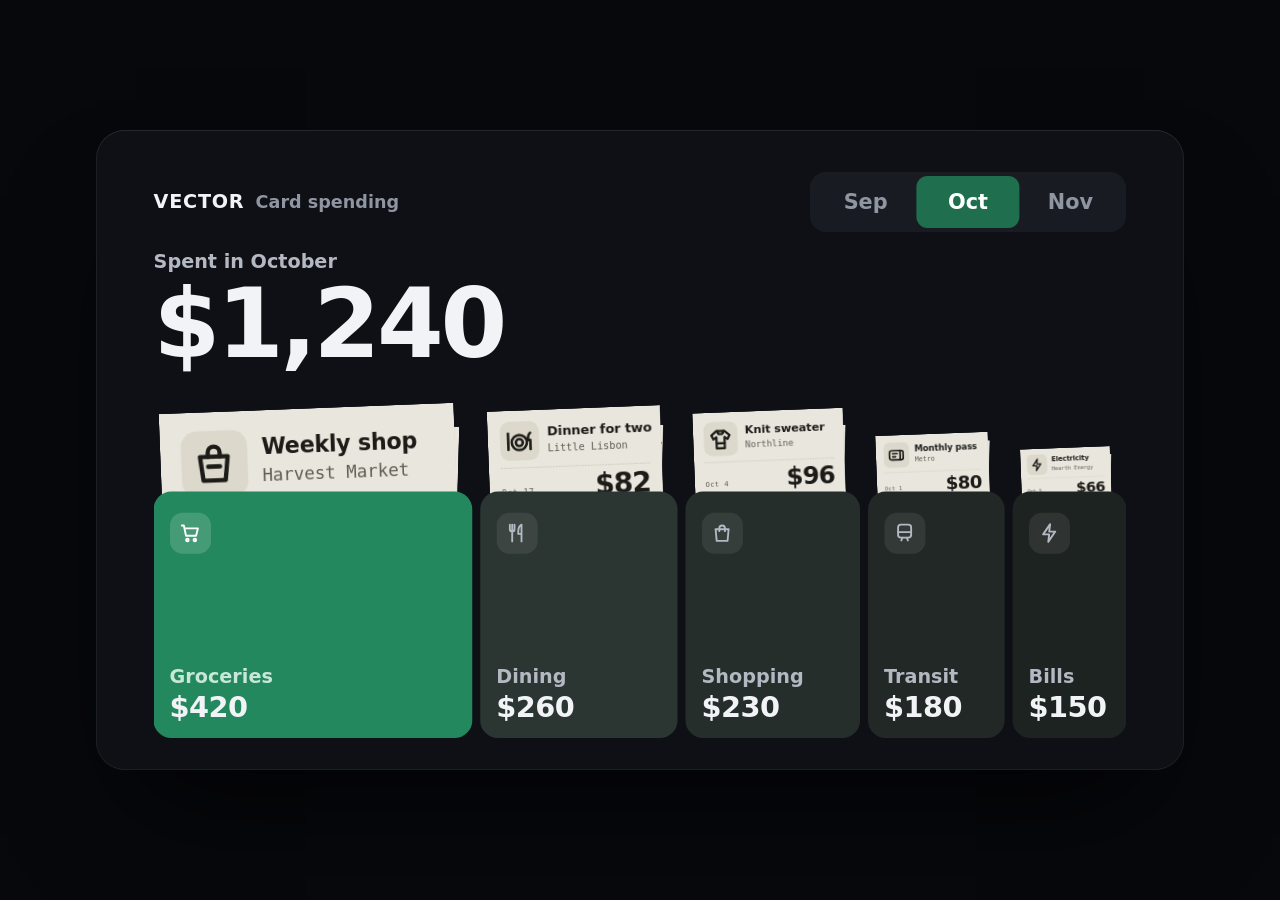
<file: index.html>
<!doctype html>
<html lang="en">
<head>
  <meta charset="utf-8">
  <meta name="viewport" content="width=device-width,initial-scale=1">
  <title>Monthly Spend — veraetogrex_portfolio</title>
  <link rel="stylesheet" href="style.css">
</head>
<body>
  <!-- Monthly Spend · zero dependencies · github.com/veraetogrex-portfolio -->
  <section class="ms" id="spend" aria-label="Card spending by month">
    <header class="ms-top">
      <p class="ms-brand"><b>VECTOR</b><span>Card spending</span></p>
      <div class="ms-months" role="radiogroup" aria-label="Month">
        <button class="ms-month" role="radio" data-m="1">Sep</button>
        <button class="ms-month" role="radio" data-m="2">Oct</button>
        <button class="ms-month" role="radio" data-m="3">Nov</button>
        <span class="ms-month-pill" aria-hidden="true"></span>
      </div>
    </header>

    <div class="ms-head">
      <div>
        <p class="ms-label">Spent in October</p>
        <p class="ms-total" aria-live="polite">$1,240</p>
      </div>
      <button class="ms-back" tabindex="-1"><svg viewBox="0 0 24 24" aria-hidden="true"><path d="M14.5 5.5 8 12l6.5 6.5"/></svg>All categories</button>
    </div>

    <!-- one pocket per category, as wide as its share of the month; its receipts are tucked inside -->
    <div class="ms-ribbon" role="list" aria-label="Categories"></div>
  </section>

  <script src="script.js"></script>
</body>
</html>
</file>
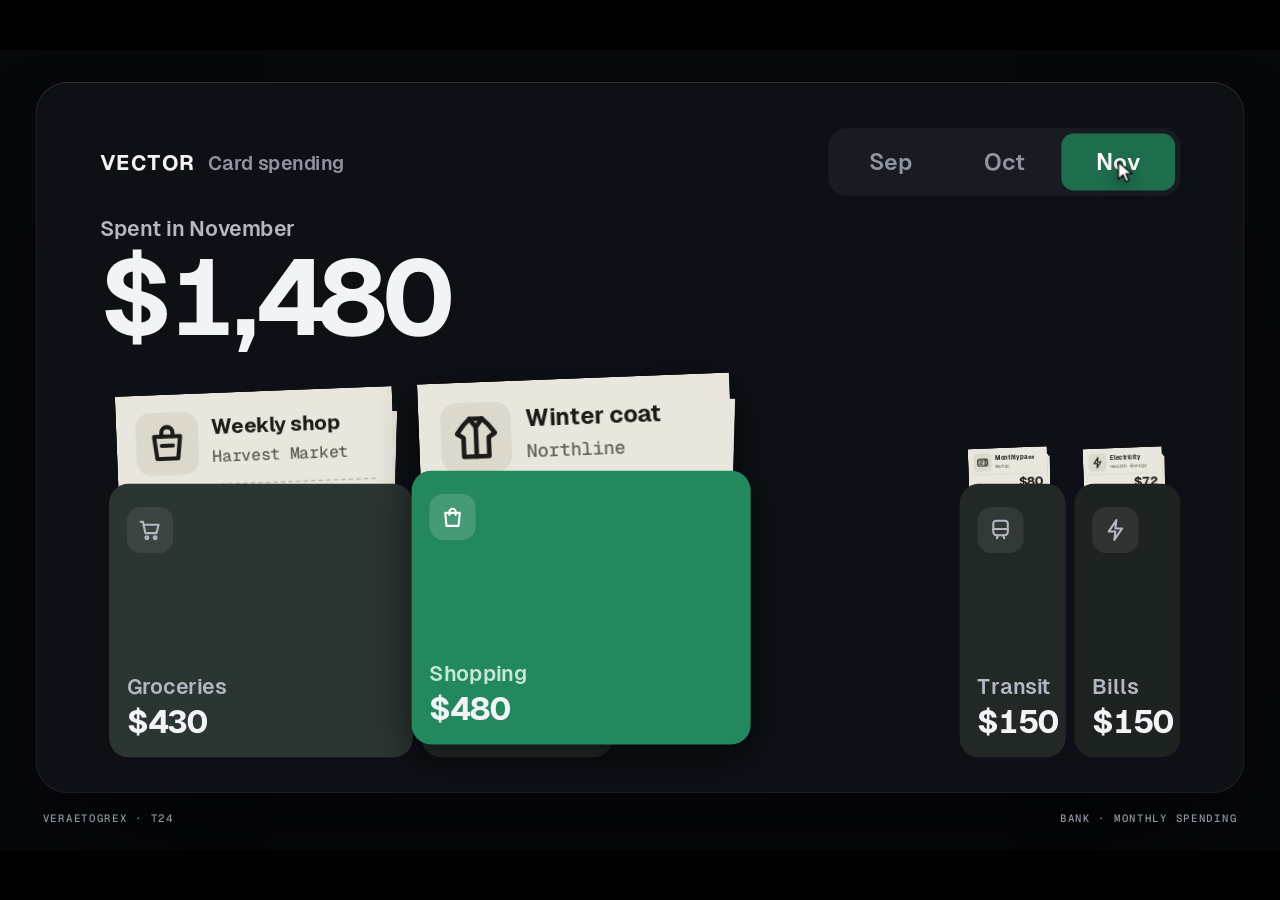
<file: mockup/monthly-spend.autoplay.html>
<!doctype html>
<html lang="en">
<head>
<meta charset="utf-8">
<meta name="viewport" content="width=device-width,initial-scale=1">
<title>T24 Monthly Spend — receipts come out of the category pocket</title>
<link rel="stylesheet" href="_shared/nocturne.css">
<link rel="stylesheet" href="../style.css">
<style>
  /* the component from ../, dressed in Nocturne type */
  #stage{background:var(--page);--font:var(--f-text);--display:var(--f-text);--print:var(--f-mono)}
  #stage.grid::before{opacity:0}
  #stage .ms{position:absolute;left:40px;top:36px;zoom:1;z-index:1}
  .status-line{color:var(--text-3)}
  body.autoplay #stage :focus-visible{outline:none}
  .ms-month.li-hover:not([aria-checked="true"]){color:var(--text-2)}
  body.autoplay #li-cursor{transition:none}   /* visible from frame one, no fade at the loop seam */
</style>
</head>
<body>
<div id="stage" data-title="T24 Monthly Spend" data-url="veraetogrex-portfolio.github.io/monthly-spend">
  <section class="ms" id="spend" aria-label="Card spending by month">
    <header class="ms-top">
      <p class="ms-brand"><b>VECTOR</b><span>Card spending</span></p>
      <div class="ms-months" role="radiogroup" aria-label="Month">
        <button class="ms-month" role="radio" data-m="1">Sep</button>
        <button class="ms-month" role="radio" data-m="2">Oct</button>
        <button class="ms-month" role="radio" data-m="3">Nov</button>
        <span class="ms-month-pill" aria-hidden="true"></span>
      </div>
    </header>

    <div class="ms-head">
      <div>
        <p class="ms-label">Spent in October</p>
        <p class="ms-total" aria-live="polite">$1,240</p>
      </div>
      <button class="ms-back" tabindex="-1"><svg viewBox="0 0 24 24" aria-hidden="true"><path d="M14.5 5.5 8 12l6.5 6.5"/></svg>All categories</button>
    </div>

    <!-- one pocket per category, as wide as its share of the month; its receipts are tucked inside -->
    <div class="ms-ribbon" role="list" aria-label="Categories"></div>
  </section>
  <div class="status-line"><span>Veraetogrex · T24</span><span>Bank · monthly spending</span></div>
</div>
<script>window.AUTOPLAY = true;</script>
<script src="_shared/stage.js"></script>
<script src="../script.js"></script>
<script>
const sp = document.querySelector('#spend').spend;
Stage.init({
  reset: () => sp.reset(),
  get cursorStart() { const r = Stage.rect(sp.month(3)); return [r.cx + 6, r.cy + 4]; },   // already on November in frame one
  async demo(s) {
    const t0 = performance.now();
    const tab = m => { const r = s.rect(sp.month(m)); return [r.cx + 6, r.cy + 4]; };
    await s.wait(120);
    await s.click(sp.month(3), { ms: 160 });        // November: pockets resize, Shopping lifts and moves to the front
    await s.until(t0, 1180);
    const rb = s.rect(sp.front(3)), r = sp.rect(3);   // Shopping's pocket after the re-sort (ribbon coordinates)
    await s.click([rb.x + r.x + r.w * .5, rb.y + 16 + r.y + 300], { ms: 340, hold: 180 });   // press it: the receipts come out
    await s.move([rb.x + 1190, rb.y + 16 + 400], 520);                                       // out of the way while they read
    await s.until(t0, 4300);
    await s.click(sp.month(2), { ms: 420 });        // October, one motion: receipts back in, pockets stand up and re-sort
    await s.until(t0, 6100);
    await s.move(tab(3), 420);                        // rest on November again: the loop closes on frame one
    await s.until(t0, 6800);
  },
});
</script>
</body>
</html>
</file>
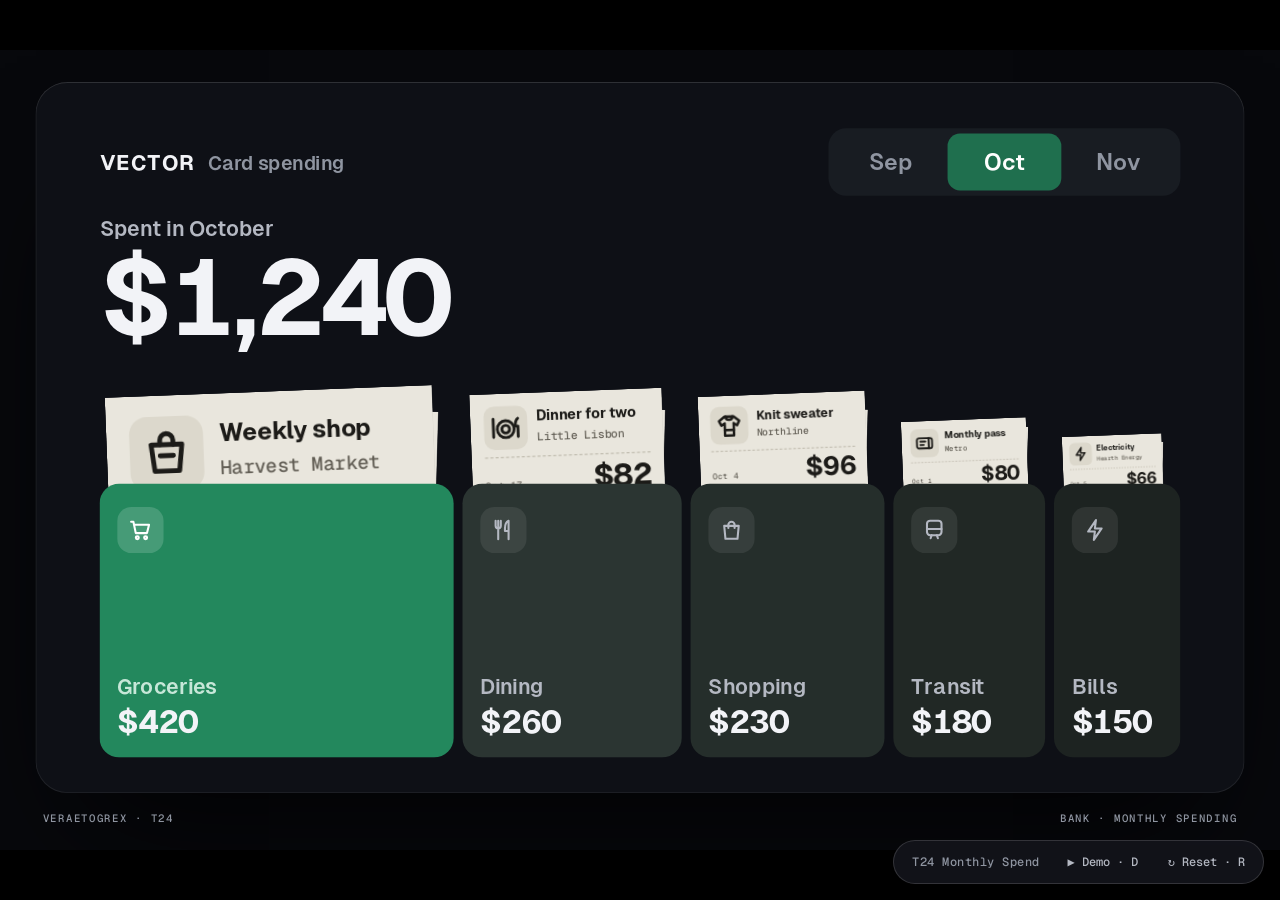
<file: mockup/monthly-spend.html>
<!doctype html>
<html lang="en">
<head>
<meta charset="utf-8">
<meta name="viewport" content="width=device-width,initial-scale=1">
<title>T24 Monthly Spend — receipts come out of the category pocket</title>
<link rel="stylesheet" href="_shared/nocturne.css">
<link rel="stylesheet" href="../style.css">
<style>
  /* the component from ../, dressed in Nocturne type */
  #stage{background:var(--page);--font:var(--f-text);--display:var(--f-text);--print:var(--f-mono)}
  #stage.grid::before{opacity:0}
  #stage .ms{position:absolute;left:40px;top:36px;zoom:1;z-index:1}
  .status-line{color:var(--text-3)}
  body.autoplay #stage :focus-visible{outline:none}
  .ms-month.li-hover:not([aria-checked="true"]){color:var(--text-2)}
  body.autoplay #li-cursor{transition:none}   /* visible from frame one, no fade at the loop seam */
</style>
</head>
<body>
<div id="stage" data-title="T24 Monthly Spend" data-url="veraetogrex-portfolio.github.io/monthly-spend">
  <section class="ms" id="spend" aria-label="Card spending by month">
    <header class="ms-top">
      <p class="ms-brand"><b>VECTOR</b><span>Card spending</span></p>
      <div class="ms-months" role="radiogroup" aria-label="Month">
        <button class="ms-month" role="radio" data-m="1">Sep</button>
        <button class="ms-month" role="radio" data-m="2">Oct</button>
        <button class="ms-month" role="radio" data-m="3">Nov</button>
        <span class="ms-month-pill" aria-hidden="true"></span>
      </div>
    </header>

    <div class="ms-head">
      <div>
        <p class="ms-label">Spent in October</p>
        <p class="ms-total" aria-live="polite">$1,240</p>
      </div>
      <button class="ms-back" tabindex="-1"><svg viewBox="0 0 24 24" aria-hidden="true"><path d="M14.5 5.5 8 12l6.5 6.5"/></svg>All categories</button>
    </div>

    <!-- one pocket per category, as wide as its share of the month; its receipts are tucked inside -->
    <div class="ms-ribbon" role="list" aria-label="Categories"></div>
  </section>
  <div class="status-line"><span>Veraetogrex · T24</span><span>Bank · monthly spending</span></div>
</div>
<script src="_shared/stage.js"></script>
<script src="../script.js"></script>
<script>
const sp = document.querySelector('#spend').spend;
Stage.init({
  reset: () => sp.reset(),
  get cursorStart() { const r = Stage.rect(sp.month(3)); return [r.cx + 6, r.cy + 4]; },   // already on November in frame one
  async demo(s) {
    const t0 = performance.now();
    const tab = m => { const r = s.rect(sp.month(m)); return [r.cx + 6, r.cy + 4]; };
    await s.wait(120);
    await s.click(sp.month(3), { ms: 160 });        // November: pockets resize, Shopping lifts and moves to the front
    await s.until(t0, 1180);
    const rb = s.rect(sp.front(3)), r = sp.rect(3);   // Shopping's pocket after the re-sort (ribbon coordinates)
    await s.click([rb.x + r.x + r.w * .5, rb.y + 16 + r.y + 300], { ms: 340, hold: 180 });   // press it: the receipts come out
    await s.move([rb.x + 1190, rb.y + 16 + 400], 520);                                       // out of the way while they read
    await s.until(t0, 4300);
    await s.click(sp.month(2), { ms: 420 });        // October, one motion: receipts back in, pockets stand up and re-sort
    await s.until(t0, 6100);
    await s.move(tab(3), 420);                        // rest on November again: the loop closes on frame one
    await s.until(t0, 6800);
  },
});
</script>
</body>
</html>
</file>
<file: style.css>
/* Monthly Spend — github.com/veraetogrex-portfolio · zero dependencies */
:root {
  --page: #07080c; --panel: #0e1016; --raise: #181c22;
  --text: #f2f3f7; --text-2: #b4b8c2; --text-3: #8f95a1;
  --line: rgba(255, 255, 255, .08);
  --money: #23885d;            /* the biggest pocket of the month; text on it is 24px+ bold: white 4:1, --on-money-2 3.3:1 */
  --money-deep: #1f6f4e;       /* active month */
  --on-money-2: rgba(240, 255, 247, .8);
  /* the other pockets: green-tinted graphite, one step darker per rank */
  --pocket-1: #2b3532; --pocket-2: #252e2b; --pocket-3: #212825; --pocket-4: #1d2321;
  /* receipts: warm thermal paper and printer ink, never pure white or black */
  --paper: #e9e6dd; --paper-art: #dcd8cc; --paper-cut: #b9b4a6; --ink: #1c1b18; --ink-2: #625e55;
  --font: system-ui, -apple-system, "Segoe UI", sans-serif;
  --print: ui-monospace, "SF Mono", Menlo, Consolas, monospace;   /* receipt lines only: thermal printers print monospaced */
  --display: var(--font);
}
* { box-sizing: border-box; }
body { margin: 0; min-height: 100vh; display: grid; place-items: center; overflow: hidden; background: var(--page); color: var(--text); font: 16px/1.4 var(--font); }
p, h2 { margin: 0; }
button { font: inherit; color: inherit; background: none; border: 0; padding: 0; cursor: pointer; text-align: left; }
button:focus-visible { outline: 3px solid #5fd3a0; outline-offset: 4px; }

.ms { position: relative; width: 1360px; height: 800px; padding: 52px 72px; border-radius: 36px; overflow: hidden; user-select: none;
  background: var(--panel); box-shadow: 0 0 0 1px var(--line) inset, 0 1px 0 rgba(255, 255, 255, .06) inset, 0 80px 140px -50px rgba(0, 0, 0, .8); }
@media (max-width: 1400px) { .ms { zoom: .8; } }
@media (max-width: 1100px) { .ms { zoom: .6; } }
@media (max-width: 820px)  { .ms { zoom: .4; } }
@media (max-width: 560px)  { .ms { zoom: .27; } }

.ms-top { position: absolute; left: 72px; right: 72px; top: 52px; display: flex; align-items: center; justify-content: space-between; }
.ms-brand { display: flex; align-items: baseline; gap: 14px; }
.ms-brand b { font: 800 24px var(--font); letter-spacing: .04em; }
.ms-brand span { font: 600 22px var(--font); color: var(--text-3); }
.ms-months { position: relative; display: flex; padding: 6px; border-radius: 20px; background: var(--raise); }
.ms-month { position: relative; z-index: 1; width: 128px; height: 64px; border-radius: 14px; text-align: center; font: 600 26px var(--font); color: var(--text-3); transition: color .2s; }
.ms-month[aria-checked="true"] { color: #fff; }
.ms-month-pill { position: absolute; left: 6px; top: 6px; width: 128px; height: 64px; border-radius: 14px; background: var(--money-deep); transition: transform .45s cubic-bezier(.16, 1, .3, 1); }

.ms-head { position: absolute; left: 72px; right: 72px; top: 150px; display: flex; align-items: flex-end; justify-content: space-between; }
.ms-label { font: 600 24px var(--font); color: var(--text-2); }
.ms-total { margin-top: 4px; font: 700 120px/1 var(--display); letter-spacing: -.035em; font-variant-numeric: tabular-nums; }
.ms-back { display: flex; align-items: center; gap: 10px; height: 60px; padding: 0 24px 0 16px; margin-bottom: 14px; border-radius: 16px; background: var(--raise);
  font: 600 24px var(--font); color: var(--text-2); opacity: 0; transform: translateX(12px); pointer-events: none; transition: opacity .25s, transform .35s cubic-bezier(.16, 1, .3, 1); }
.ms-back svg { width: 26px; height: 26px; fill: none; stroke: currentColor; stroke-width: 2.4; stroke-linecap: round; stroke-linejoin: round; }
.ms.is-open .ms-back { opacity: 1; transform: none; pointer-events: auto; }

/* ── the ribbon: 1216×420; every layer spans it and is placed with transform or clip-path ── */
.ms-ribbon { position: absolute; left: 72px; top: 340px; width: 1216px; height: 420px; }
.ms-cell { position: absolute; inset: 0; pointer-events: none; }

/* a pocket's front panel, cut to its rect; the receipts sit behind it */
.ms-front { position: absolute; z-index: 10; left: 0; top: -16px; width: 1216px; height: 436px; pointer-events: auto; background: var(--pocket-4); color: var(--text);
  clip-path: inset(16px 100% 0 0 round 22px); transition: background-color .45s; }
.ms-front[data-rank="0"] { background: var(--money); }
.ms-front[data-rank="1"] { background: var(--pocket-1); }
.ms-front[data-rank="2"] { background: var(--pocket-2); }
.ms-front[data-rank="3"] { background: var(--pocket-3); }
.ms-front:active { filter: brightness(1.06); }
.ms-face { position: absolute; left: 0; top: 0; width: 560px; height: 300px; padding: 18px 20px; }
.ms-ico { width: 52px; height: 52px; border-radius: 16px; display: grid; place-items: center; background: rgba(255, 255, 255, .08); color: var(--text-2); }
.ms-front[data-rank="0"] .ms-ico { background: rgba(255, 255, 255, .16); color: #fff; }
.ms-ico svg { width: 28px; height: 28px; fill: none; stroke: currentColor; stroke-width: 2; stroke-linecap: round; stroke-linejoin: round; }
.ms-face-t { position: absolute; left: 20px; bottom: 18px; white-space: nowrap; transform-origin: 0 100%; }
.ms-name { font: 600 24px var(--font); color: var(--text-2); }
.ms-front[data-rank="0"] .ms-name { color: var(--on-money-2); }
.ms-amt { margin-top: 2px; font: 700 36px var(--display); letter-spacing: -.02em; font-variant-numeric: tabular-nums; }
.ms-small { margin-left: 14px; font: 700 26px var(--font); letter-spacing: 0; color: var(--on-money-2); opacity: 0; }

/* a receipt: the same object tucked in its pocket and laid out when the pocket opens */
.ms-rc { position: absolute; left: 0; top: 0; width: 372px; height: 228px; padding: 24px 26px 0; background: var(--paper); color: var(--ink);
  transform-origin: 50% 50%; pointer-events: none; filter: drop-shadow(0 6px 10px rgba(0, 0, 0, .35));
  -webkit-mask: linear-gradient(#000, #000) top / 100% calc(100% - 10px) no-repeat, conic-gradient(from 135deg at 50% 0, #000 90deg, #0000 0) bottom left / 20px 10px repeat-x;
          mask: linear-gradient(#000, #000) top / 100% calc(100% - 10px) no-repeat, conic-gradient(from 135deg at 50% 0, #000 90deg, #0000 0) bottom left / 20px 10px repeat-x; }
.ms-rc.is-stub { transition: opacity .2s; }
.ms-rc.is-out { filter: drop-shadow(0 18px 28px rgba(0, 0, 0, .55)); }
.ms-art { width: 84px; height: 84px; border-radius: 20px; background: var(--paper-art); display: grid; place-items: center; }
.ms-art svg { width: 60px; height: 60px; fill: none; stroke: var(--ink); stroke-width: 2.2; stroke-linecap: round; stroke-linejoin: round; }
.ms-what { position: absolute; left: 128px; top: 30px; right: 20px; font: 700 28px/1.1 var(--font); letter-spacing: -.01em; white-space: nowrap; }
.ms-where { position: absolute; left: 128px; right: 20px; top: 70px; overflow: hidden; text-overflow: ellipsis; font: 500 22px var(--print); color: var(--ink-2); white-space: nowrap; }
.ms-cut { position: absolute; left: 26px; right: 26px; top: 122px; border-top: 2px dashed var(--paper-cut); }
.ms-tot { position: absolute; left: 26px; top: 166px; font: 500 18px var(--print); color: var(--ink-2); letter-spacing: .04em; }
.ms-sum { position: absolute; right: 26px; top: 134px; font: 700 60px/1 var(--display); letter-spacing: -.035em; font-variant-numeric: tabular-nums; }

.ms.is-reset, .ms.is-reset * { transition: none !important; }
@media (prefers-reduced-motion: reduce) { .ms-front, .ms-month-pill { transition-duration: 1ms; } }
</file>
<file: mockup/_shared/nocturne.css>
/* Nocturne — shared base styles for the mockups */
@font-face{font-family:"Chakra Petch";font-weight:500;font-display:swap;src:url(fonts/chakra-petch-latin-500-normal.woff2) format("woff2")}
@font-face{font-family:"Chakra Petch";font-weight:600;font-display:swap;src:url(fonts/chakra-petch-latin-600-normal.woff2) format("woff2")}
@font-face{font-family:"Chakra Petch";font-weight:700;font-display:swap;src:url(fonts/chakra-petch-latin-700-normal.woff2) format("woff2")}
@font-face{font-family:"Geist";font-weight:400;font-display:swap;src:url(fonts/geist-sans-latin-400-normal.woff2) format("woff2")}
@font-face{font-family:"Geist";font-weight:500;font-display:swap;src:url(fonts/geist-sans-latin-500-normal.woff2) format("woff2")}
@font-face{font-family:"Geist";font-weight:600;font-display:swap;src:url(fonts/geist-sans-latin-600-normal.woff2) format("woff2")}
@font-face{font-family:"Geist";font-weight:700;font-display:swap;src:url(fonts/geist-sans-latin-700-normal.woff2) format("woff2")}
@font-face{font-family:"Geist Mono";font-weight:400;font-display:swap;src:url(fonts/geist-mono-latin-400-normal.woff2) format("woff2")}
@font-face{font-family:"Geist Mono";font-weight:500;font-display:swap;src:url(fonts/geist-mono-latin-500-normal.woff2) format("woff2")}

:root{
  --void:#07080C; --panel:#0E1016; --panel-2:#111218; --raise:#1A1B24; --raise-2:#22252F;
  --glass:rgba(255,255,255,.05); --glass-strong:rgba(255,255,255,.12);
  --line:rgba(255,255,255,.08); --line-2:rgba(255,255,255,.14);
  --text:#F2F3F7; --text-2:#A4A7B6; --text-3:#7F8293;
  --pulse:#7C6CFF; --pulse-btn:#6A5AF9; --pulse-soft:#A69BFF; --pulse-pale:#C9C2FF;
  --ion:#3FE0D0; --flare:#FF7A45; --pink:#FF6FB5; --amber:#FFB547;
  --daylight:#F4F5F8;
  --r-field:10px; --r-card:14px; --r-panel:20px;
  --f-display:"Chakra Petch","Geist",system-ui,sans-serif;
  --f-text:"Geist","Inter",system-ui,-apple-system,sans-serif;
  --f-mono:"Geist Mono",ui-monospace,"SF Mono",Menlo,monospace;
  --ease-out:cubic-bezier(.2,.8,.2,1);
  --ease-io:cubic-bezier(.65,0,.35,1);
  --ease-back:cubic-bezier(.34,1.56,.64,1);
}
*,*::before,*::after{box-sizing:border-box}
html,body{margin:0;height:100%;background:#000;color:var(--text);font-family:var(--f-text);-webkit-font-smoothing:antialiased;overflow:hidden}
button,input,textarea{font:inherit;color:inherit}
button{cursor:pointer;background:none;border:0;padding:0}

/* viewport and scaling */
.li-viewport{position:fixed;inset:0;overflow:hidden;background:#000}
.li-shell{position:absolute;left:50%;top:50%;transform-origin:50% 50%}
#stage{position:relative;width:1440px;height:900px;overflow:hidden;background:var(--void);isolation:isolate}
#stage.grid::before{content:"";position:absolute;inset:0;pointer-events:none;z-index:0;
  background-image:linear-gradient(var(--line) 1px,transparent 1px),linear-gradient(90deg,var(--line) 1px,transparent 1px);
  background-size:48px 48px;background-position:-1px -1px;opacity:.45;
  -webkit-mask-image:radial-gradient(ellipse 75% 70% at 50% 50%,#000 30%,transparent 100%);
          mask-image:radial-gradient(ellipse 75% 70% at 50% 50%,#000 30%,transparent 100%)}

/* browser frame (?frame) */
.li-browser{width:1440px;border-radius:18px;overflow:hidden;background:#15161D;box-shadow:0 0 0 1px rgba(255,255,255,.08),0 40px 120px rgba(0,0,0,.6)}
.li-browser-bar{height:46px;display:flex;align-items:center;gap:16px;padding:0 18px;background:#121319;border-bottom:1px solid var(--line)}
.li-dots{display:flex;gap:8px}.li-dots i{width:12px;height:12px;border-radius:50%;background:#2A2C36;display:block}
.li-dots i:nth-child(1){background:#FF5F57}.li-dots i:nth-child(2){background:#FEBC2E}.li-dots i:nth-child(3){background:#28C840}
.li-url{flex:0 1 520px;margin:0 auto;height:28px;border-radius:8px;background:#1C1D25;display:flex;align-items:center;justify-content:center;gap:8px;font:500 13px var(--f-mono);color:var(--text-2);letter-spacing:.02em}
.li-url::before{content:"";width:9px;height:11px;border:1.5px solid var(--text-3);border-radius:2px 2px 3px 3px;border-top-width:4px;opacity:.7}

/* demo cursor */
#li-cursor{position:absolute;left:0;top:0;width:28px;height:28px;z-index:9999;pointer-events:none;opacity:0;transition:opacity .2s;will-change:transform;filter:drop-shadow(0 4px 10px rgba(0,0,0,.55))}
#li-cursor.on{opacity:1}
#li-cursor svg{display:block;transform-origin:4px 3px;transition:transform .12s var(--ease-out)}
#li-cursor.down svg{transform:scale(.82)}
#li-cursor.grab .arrow{display:none}#li-cursor:not(.grab) .hand{display:none}
.li-ripple{position:absolute;width:44px;height:44px;margin:-22px 0 0 -22px;border-radius:50%;border:2px solid rgba(255,255,255,.85);pointer-events:none;z-index:9998;animation:li-ripple .5s var(--ease-out) forwards}
@keyframes li-ripple{from{transform:scale(.3);opacity:.9}to{transform:scale(1.35);opacity:0}}
#stage.demo-running, #stage.demo-running *{cursor:none!important}

/* control pill outside the stage (interactive mode only) */
.li-controls{position:fixed;right:16px;bottom:16px;z-index:10;display:flex;gap:6px;padding:6px;border-radius:999px;background:rgba(20,21,28,.86);border:1px solid var(--line-2);backdrop-filter:blur(10px);font:500 12px var(--f-mono);letter-spacing:.04em}
.li-controls button{padding:7px 12px;border-radius:999px;color:var(--text-2)}
.li-controls button:hover{background:var(--raise-2);color:var(--text)}
.li-controls .li-title{padding:7px 10px 7px 12px;color:var(--text-3)}
body.autoplay .li-controls,body.clean .li-controls{display:none}

/* shared primitives */
.mono{font-family:var(--f-mono);letter-spacing:.08em;text-transform:uppercase}
.display{font-family:var(--f-display);text-transform:uppercase;letter-spacing:.02em}
.btn{display:inline-flex;align-items:center;justify-content:center;gap:10px;height:52px;padding:0 26px;border-radius:var(--r-field);background:var(--pulse-btn);color:#fff;font:600 17px var(--f-text);box-shadow:0 0 0 1px rgba(255,255,255,.1) inset,0 10px 30px -10px rgba(124,108,255,.8)}
.btn.ghost{background:var(--glass);box-shadow:0 0 0 1px var(--line-2) inset;color:var(--text)}
.field{height:56px;border-radius:var(--r-field);background:rgba(255,255,255,.035);border:1px solid var(--line-2);padding:0 18px;display:flex;align-items:center;font-size:18px;color:var(--text);outline:none;transition:border-color .2s,box-shadow .2s}
.field:focus,.field.focus{border-color:var(--pulse);box-shadow:0 0 0 4px rgba(124,108,255,.18)}
.card{background:var(--panel);border:1px solid var(--line);border-radius:var(--r-panel)}
.hud-corners{position:absolute;inset:-10px;pointer-events:none;
  background:
   linear-gradient(var(--c,var(--line-2)) 0 0) left top/18px 1px no-repeat,linear-gradient(var(--c,var(--line-2)) 0 0) left top/1px 18px no-repeat,
   linear-gradient(var(--c,var(--line-2)) 0 0) right top/18px 1px no-repeat,linear-gradient(var(--c,var(--line-2)) 0 0) right top/1px 18px no-repeat,
   linear-gradient(var(--c,var(--line-2)) 0 0) left bottom/18px 1px no-repeat,linear-gradient(var(--c,var(--line-2)) 0 0) left bottom/1px 18px no-repeat,
   linear-gradient(var(--c,var(--line-2)) 0 0) right bottom/18px 1px no-repeat,linear-gradient(var(--c,var(--line-2)) 0 0) right bottom/1px 18px no-repeat}
.status-line{position:absolute;left:48px;right:48px;bottom:28px;display:flex;justify-content:space-between;font:500 12px var(--f-mono);letter-spacing:.14em;text-transform:uppercase;color:var(--text-3);z-index:2}

@media (prefers-reduced-motion: reduce){
  *,*::before,*::after{animation-duration:150ms!important;transition-duration:150ms!important}
}
</file>
